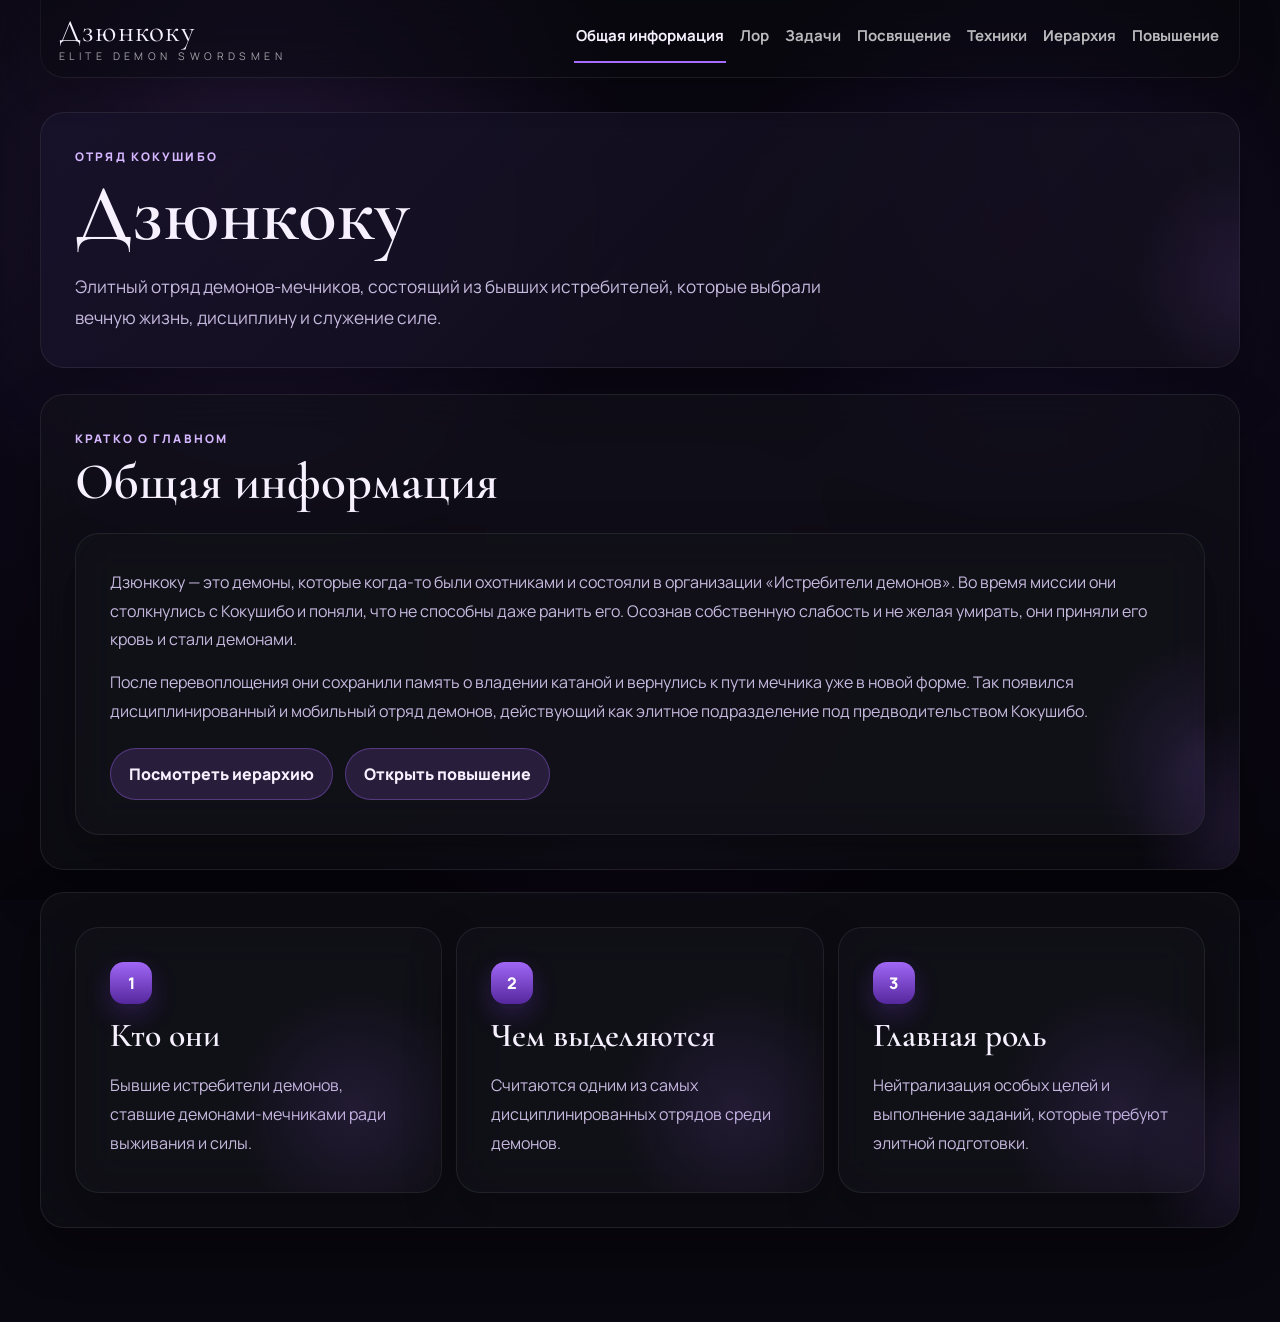
<file: index.html>
<!DOCTYPE html>
<html lang="ru">
<head>
  <meta charset="UTF-8">
  <meta name="viewport" content="width=device-width, initial-scale=1.0">
  <title>Дзюнкоку</title>
  <link rel="preconnect" href="https://fonts.googleapis.com">
  <link rel="preconnect" href="https://fonts.gstatic.com" crossorigin>
  <link href="https://fonts.googleapis.com/css2?family=Cormorant+Garamond:wght@500;600;700&family=Manrope:wght@400;500;700;800&display=swap" rel="stylesheet">
  <link rel="stylesheet" href="styles.css">
</head>
<body data-page="overview">
  <div class="site-shell">
    <header class="topbar">
      <a class="brand" href="index.html" aria-label="Дзюнкоку">
        <span class="brand__title">Дзюнкоку</span>
        <span class="brand__subtitle">ELITE DEMON SWORDSMEN</span>
      </a>
      <nav class="topbar__nav" id="quick-nav" aria-label="Основная навигация"></nav>
    </header>

    <header class="hero">
      <div class="hero__content">
        <p class="eyebrow" id="hero-kicker"></p>
        <h1 id="hero-title"></h1>
        <p class="hero__text" id="hero-text"></p>
      </div>
    </header>

    <main id="app"></main>
  </div>

  <script src="script.js"></script>
</body>
</html>
</file>
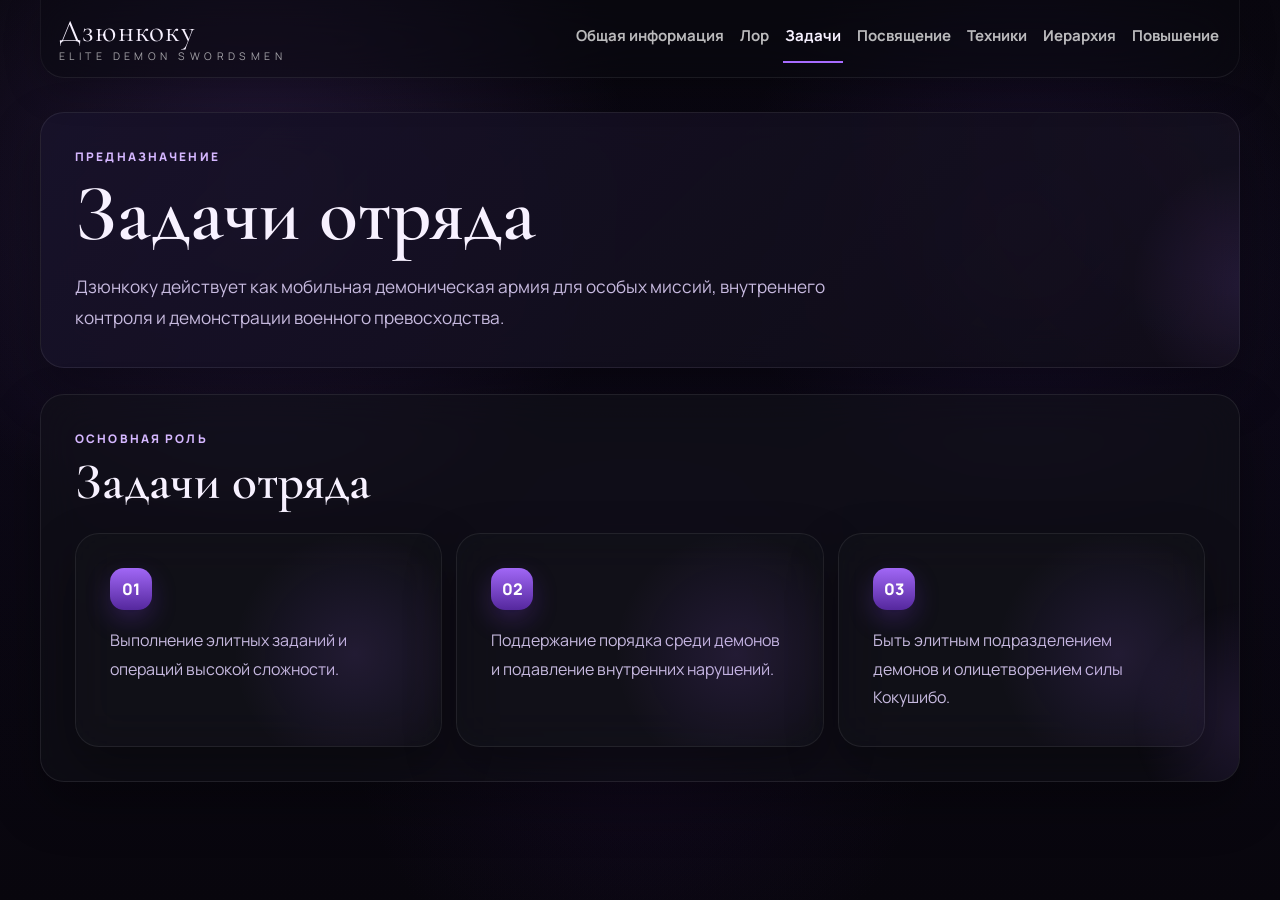
<file: duties.html>
<!DOCTYPE html>
<html lang="ru">
<head>
  <meta charset="UTF-8">
  <meta name="viewport" content="width=device-width, initial-scale=1.0">
  <title>Дзюнкоку | Задачи</title>
  <link rel="preconnect" href="https://fonts.googleapis.com">
  <link rel="preconnect" href="https://fonts.gstatic.com" crossorigin>
  <link href="https://fonts.googleapis.com/css2?family=Cormorant+Garamond:wght@500;600;700&family=Manrope:wght@400;500;700;800&display=swap" rel="stylesheet">
  <link rel="stylesheet" href="styles.css">
</head>
<body data-page="duties">
  <div class="site-shell">
    <header class="topbar">
      <a class="brand" href="index.html" aria-label="Дзюнкоку">
        <span class="brand__title">Дзюнкоку</span>
        <span class="brand__subtitle">ELITE DEMON SWORDSMEN</span>
      </a>
      <nav class="topbar__nav" id="quick-nav" aria-label="Основная навигация"></nav>
    </header>

    <header class="hero">
      <div class="hero__content">
        <p class="eyebrow" id="hero-kicker"></p>
        <h1 id="hero-title"></h1>
        <p class="hero__text" id="hero-text"></p>
      </div>
    </header>

    <main id="app"></main>
  </div>

  <script src="script.js"></script>
</body>
</html>
</file>
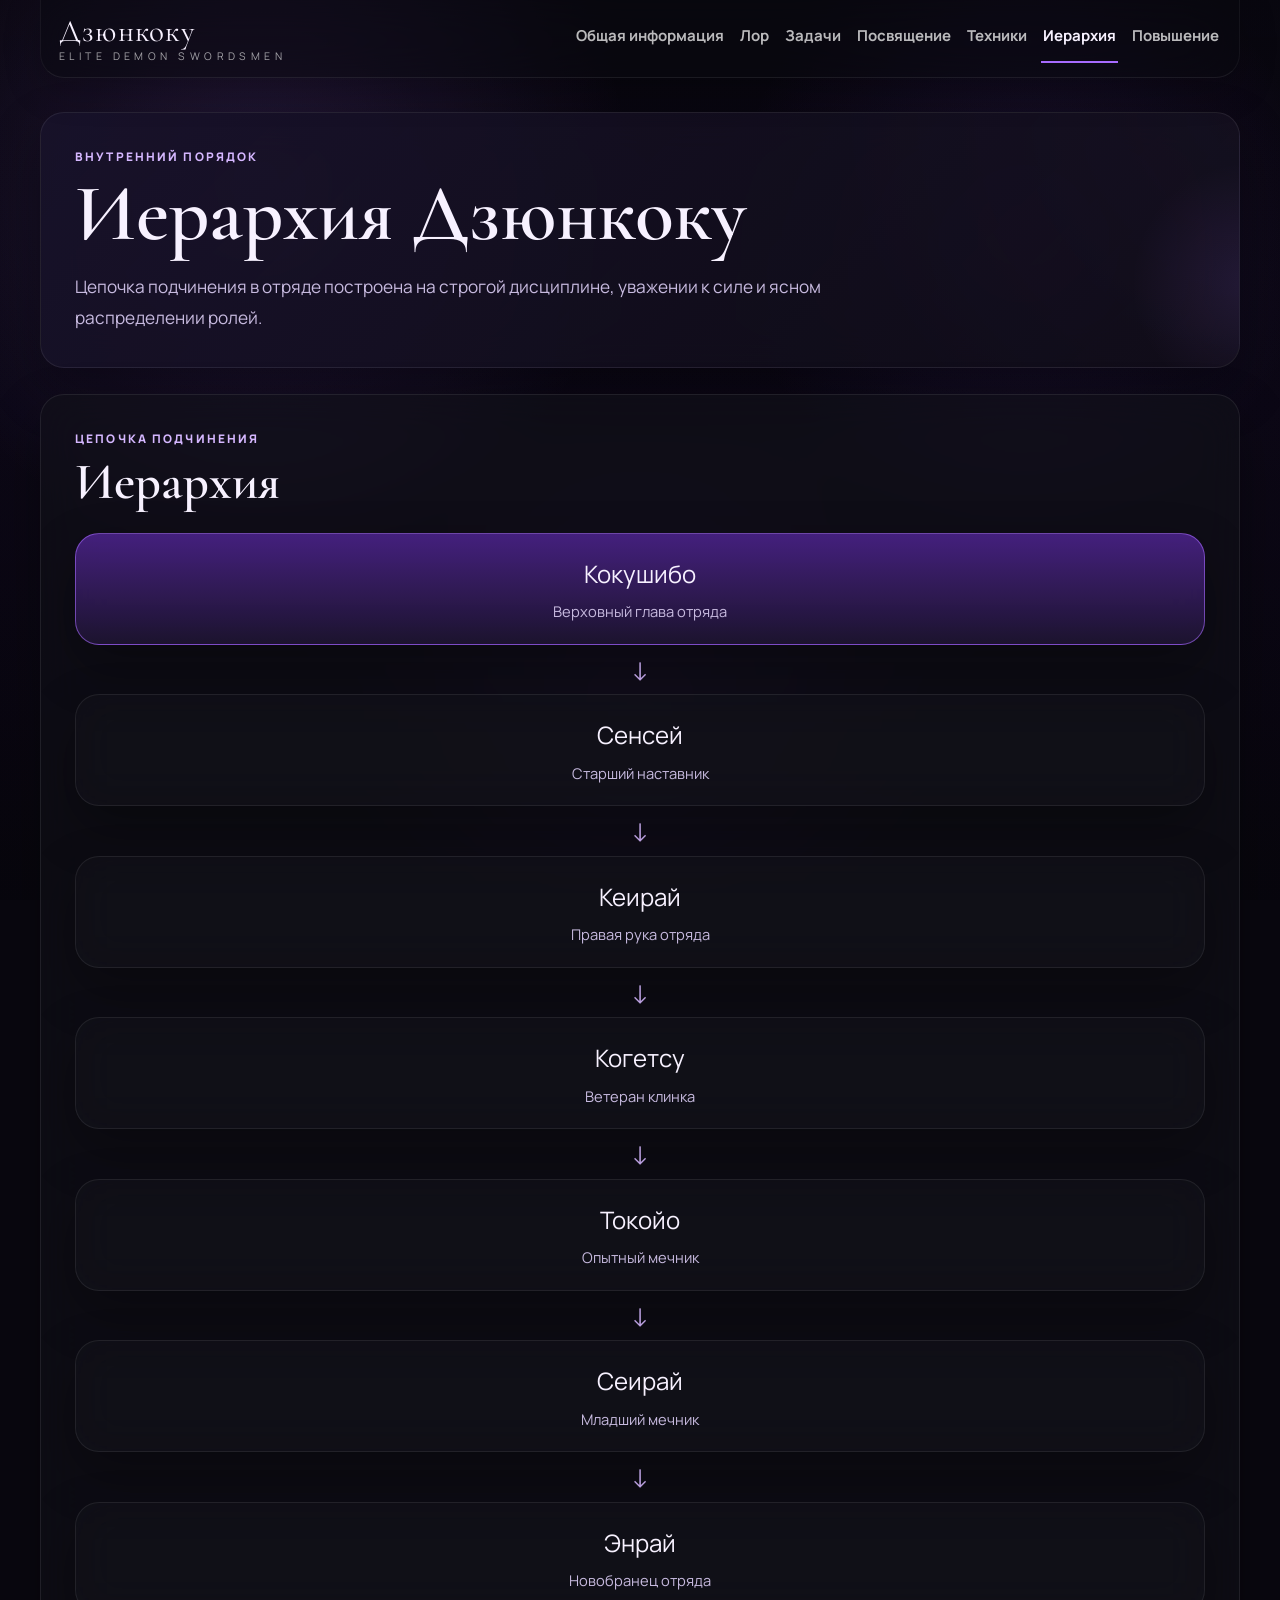
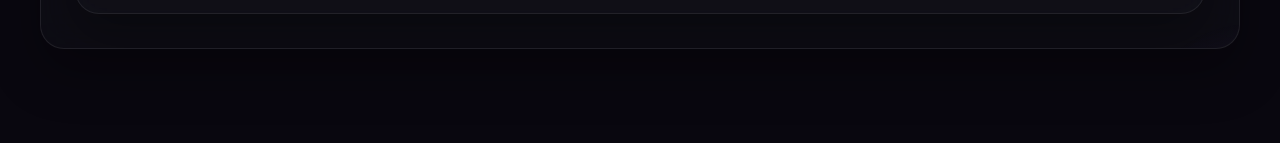
<file: hierarchy.html>
<!DOCTYPE html>
<html lang="ru">
<head>
  <meta charset="UTF-8">
  <meta name="viewport" content="width=device-width, initial-scale=1.0">
  <title>Дзюнкоку | Иерархия</title>
  <link rel="preconnect" href="https://fonts.googleapis.com">
  <link rel="preconnect" href="https://fonts.gstatic.com" crossorigin>
  <link href="https://fonts.googleapis.com/css2?family=Cormorant+Garamond:wght@500;600;700&family=Manrope:wght@400;500;700;800&display=swap" rel="stylesheet">
  <link rel="stylesheet" href="styles.css">
</head>
<body data-page="hierarchy">
  <div class="site-shell">
    <header class="topbar">
      <a class="brand" href="index.html" aria-label="Дзюнкоку">
        <span class="brand__title">Дзюнкоку</span>
        <span class="brand__subtitle">ELITE DEMON SWORDSMEN</span>
      </a>
      <nav class="topbar__nav" id="quick-nav" aria-label="Основная навигация"></nav>
    </header>

    <header class="hero">
      <div class="hero__content">
        <p class="eyebrow" id="hero-kicker"></p>
        <h1 id="hero-title"></h1>
        <p class="hero__text" id="hero-text"></p>
      </div>
    </header>

    <main id="app"></main>
  </div>

  <script src="script.js"></script>
</body>
</html>
</file>
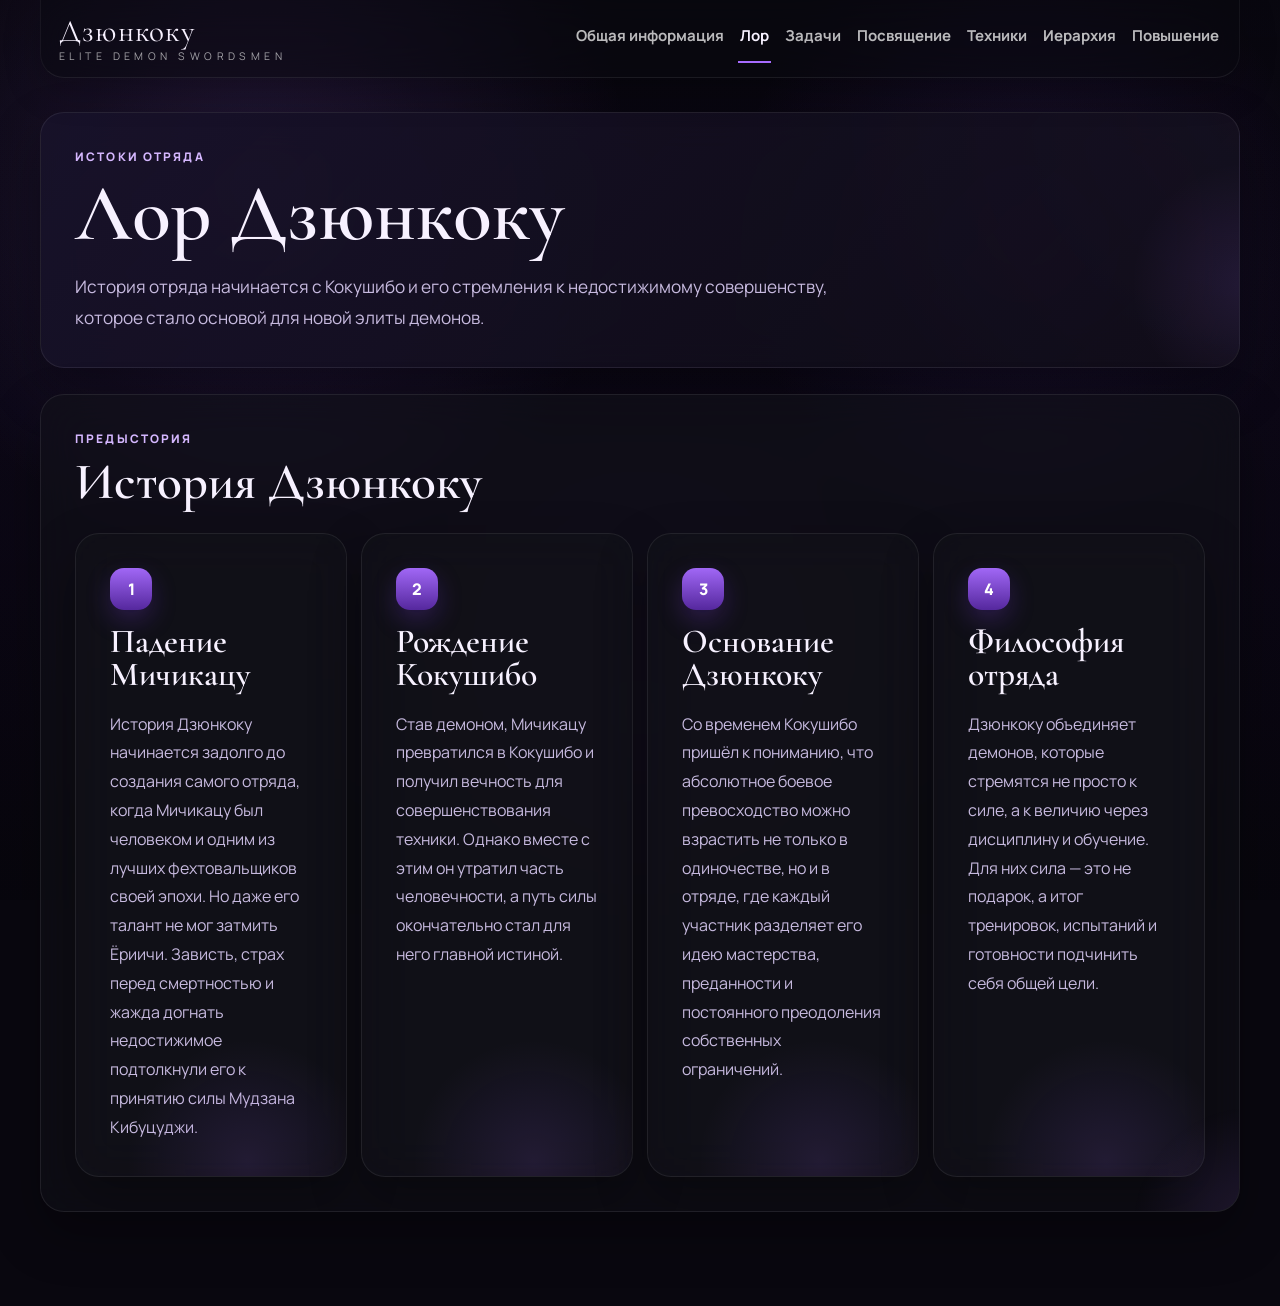
<file: lore.html>
<!DOCTYPE html>
<html lang="ru">
<head>
  <meta charset="UTF-8">
  <meta name="viewport" content="width=device-width, initial-scale=1.0">
  <title>Дзюнкоку | Лор</title>
  <link rel="preconnect" href="https://fonts.googleapis.com">
  <link rel="preconnect" href="https://fonts.gstatic.com" crossorigin>
  <link href="https://fonts.googleapis.com/css2?family=Cormorant+Garamond:wght@500;600;700&family=Manrope:wght@400;500;700;800&display=swap" rel="stylesheet">
  <link rel="stylesheet" href="styles.css">
</head>
<body data-page="lore">
  <div class="site-shell">
    <header class="topbar">
      <a class="brand" href="index.html" aria-label="Дзюнкоку">
        <span class="brand__title">Дзюнкоку</span>
        <span class="brand__subtitle">ELITE DEMON SWORDSMEN</span>
      </a>
      <nav class="topbar__nav" id="quick-nav" aria-label="Основная навигация"></nav>
    </header>

    <header class="hero">
      <div class="hero__content">
        <p class="eyebrow" id="hero-kicker"></p>
        <h1 id="hero-title"></h1>
        <p class="hero__text" id="hero-text"></p>
      </div>
    </header>

    <main id="app"></main>
  </div>

  <script src="script.js"></script>
</body>
</html>
</file>
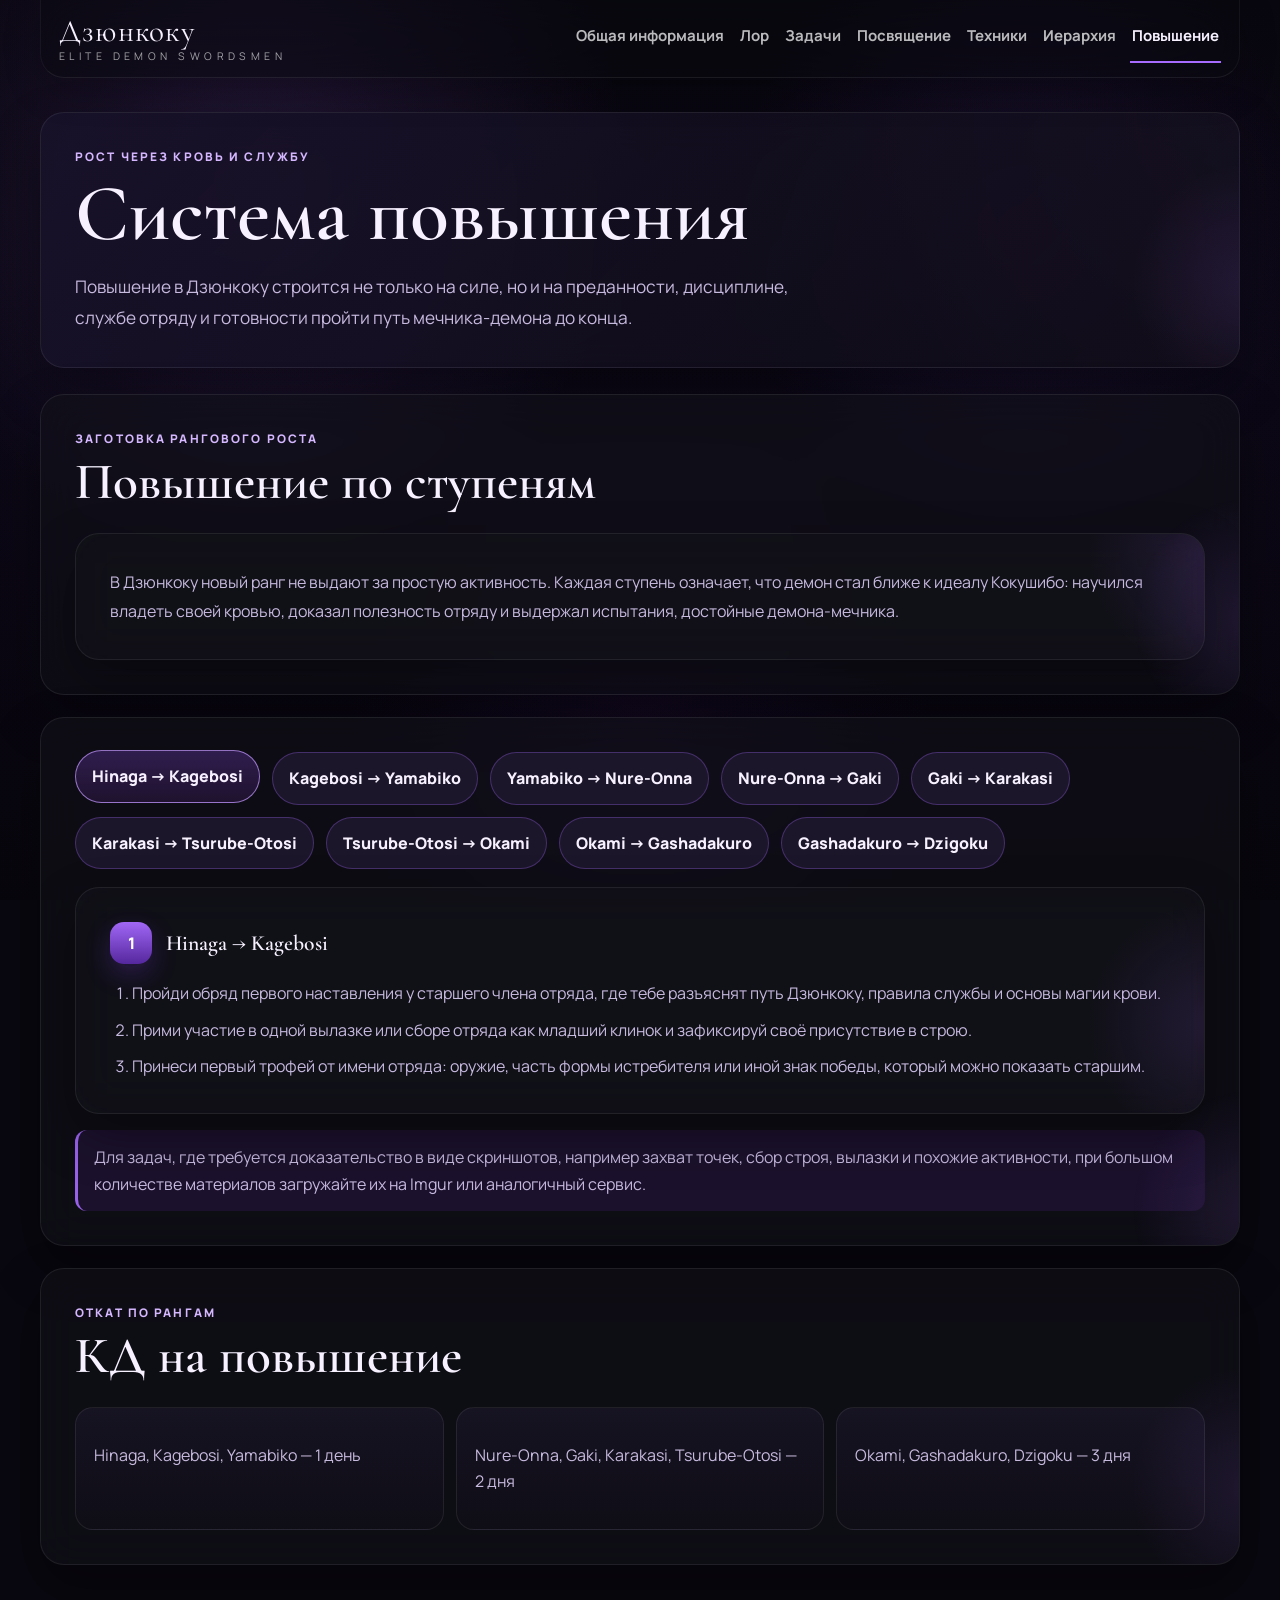
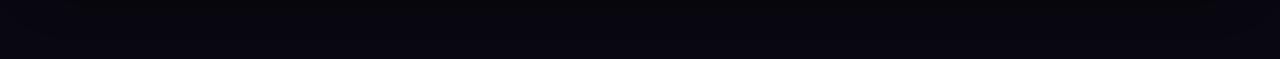
<file: promotion.html>
<!DOCTYPE html>
<html lang="ru">
<head>
  <meta charset="UTF-8">
  <meta name="viewport" content="width=device-width, initial-scale=1.0">
  <title>Дзюнкоку | Повышение</title>
  <link rel="preconnect" href="https://fonts.googleapis.com">
  <link rel="preconnect" href="https://fonts.gstatic.com" crossorigin>
  <link href="https://fonts.googleapis.com/css2?family=Cormorant+Garamond:wght@500;600;700&family=Manrope:wght@400;500;700;800&display=swap" rel="stylesheet">
  <link rel="stylesheet" href="styles.css">
</head>
<body data-page="promotion">
  <div class="site-shell">
    <header class="topbar">
      <a class="brand" href="index.html" aria-label="Дзюнкоку">
        <span class="brand__title">Дзюнкоку</span>
        <span class="brand__subtitle">ELITE DEMON SWORDSMEN</span>
      </a>
      <nav class="topbar__nav" id="quick-nav" aria-label="Основная навигация"></nav>
    </header>

    <header class="hero">
      <div class="hero__content">
        <p class="eyebrow" id="hero-kicker"></p>
        <h1 id="hero-title"></h1>
        <p class="hero__text" id="hero-text"></p>
      </div>
    </header>

    <main id="app"></main>
  </div>

  <script src="script.js"></script>
</body>
</html>
</file>
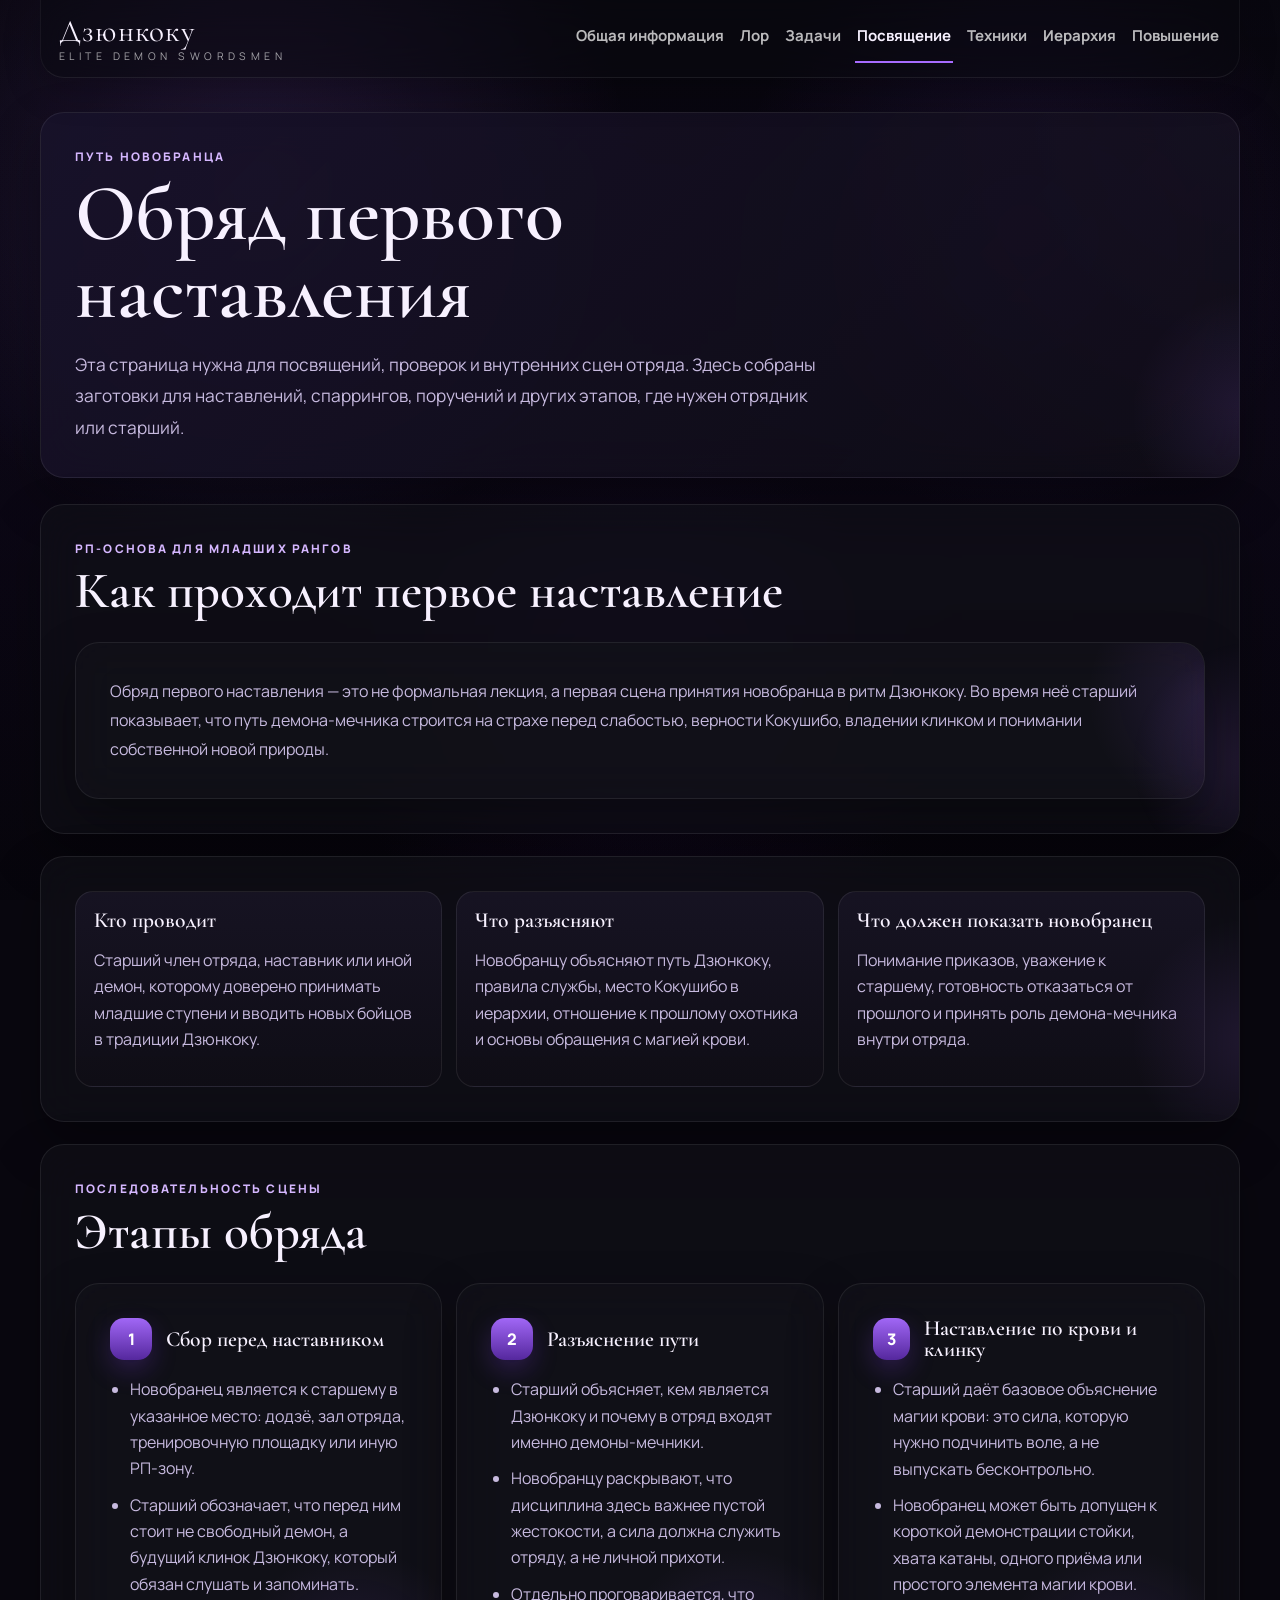
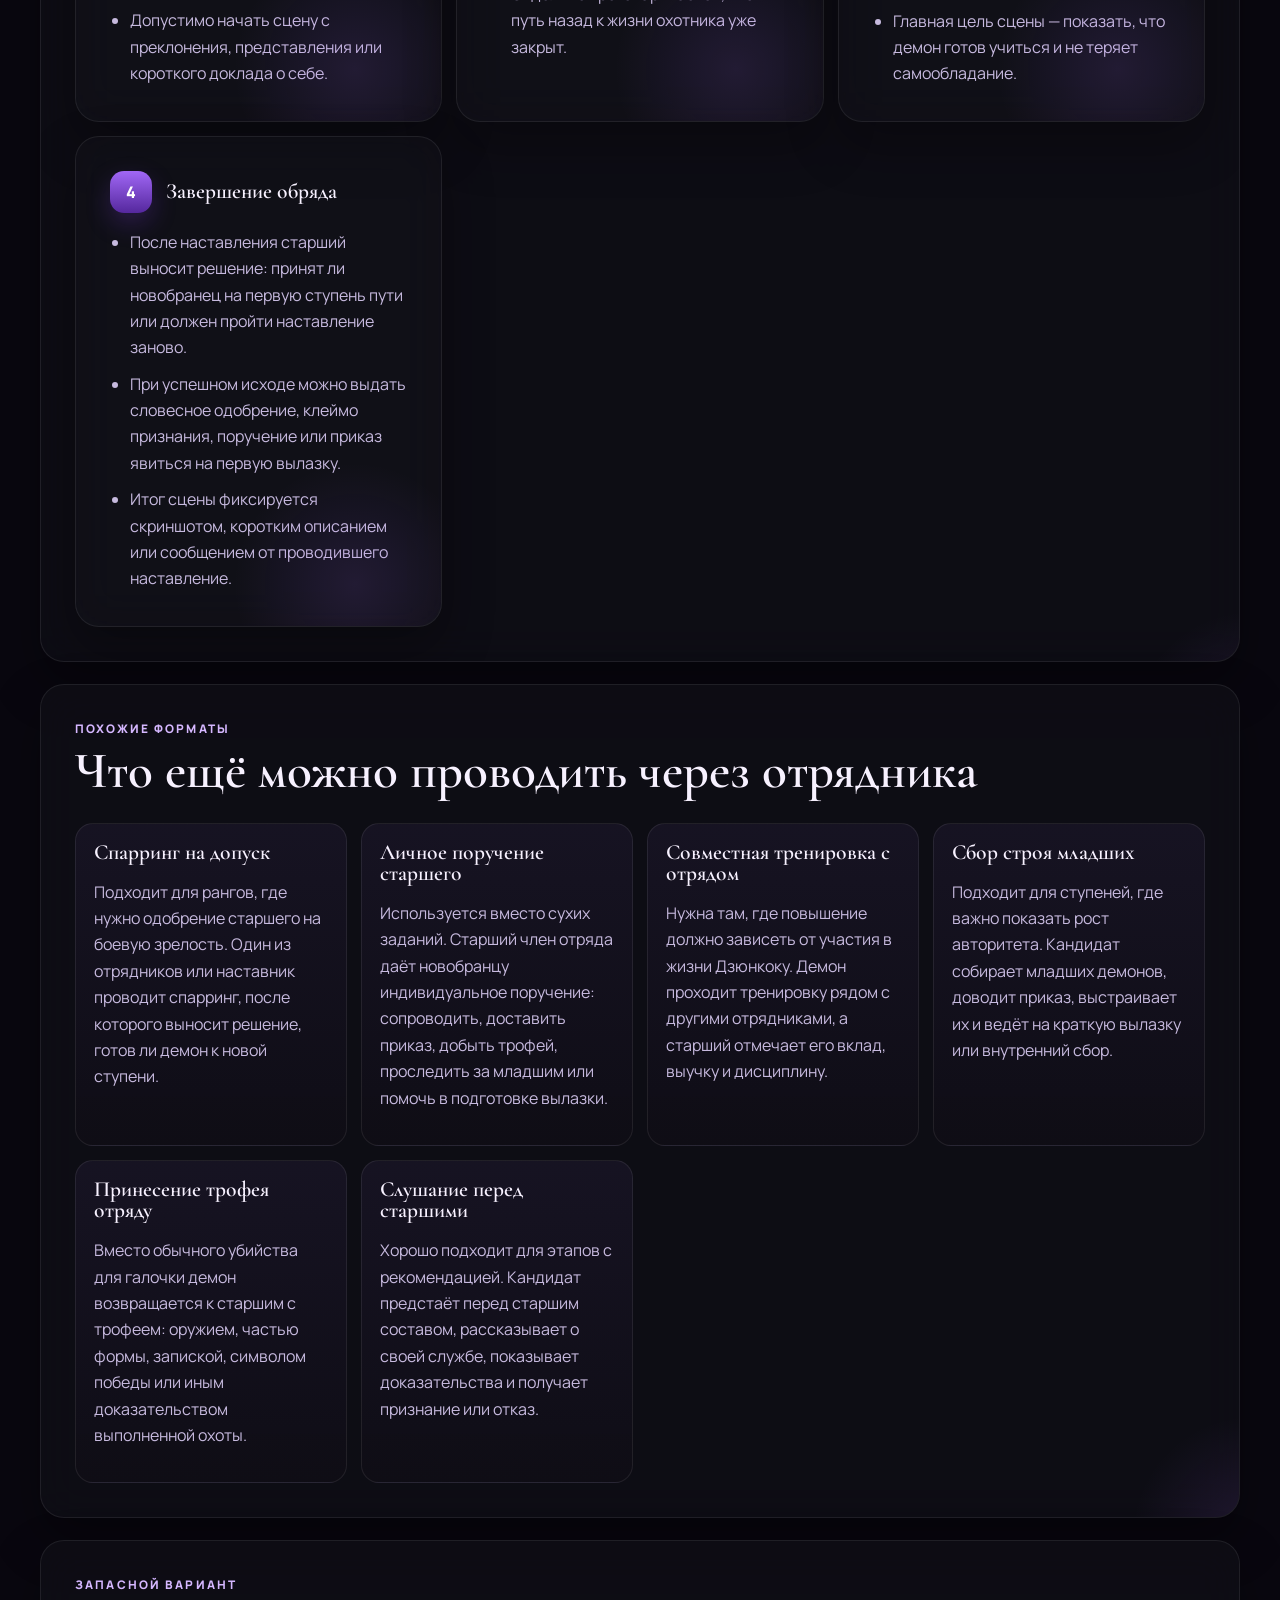
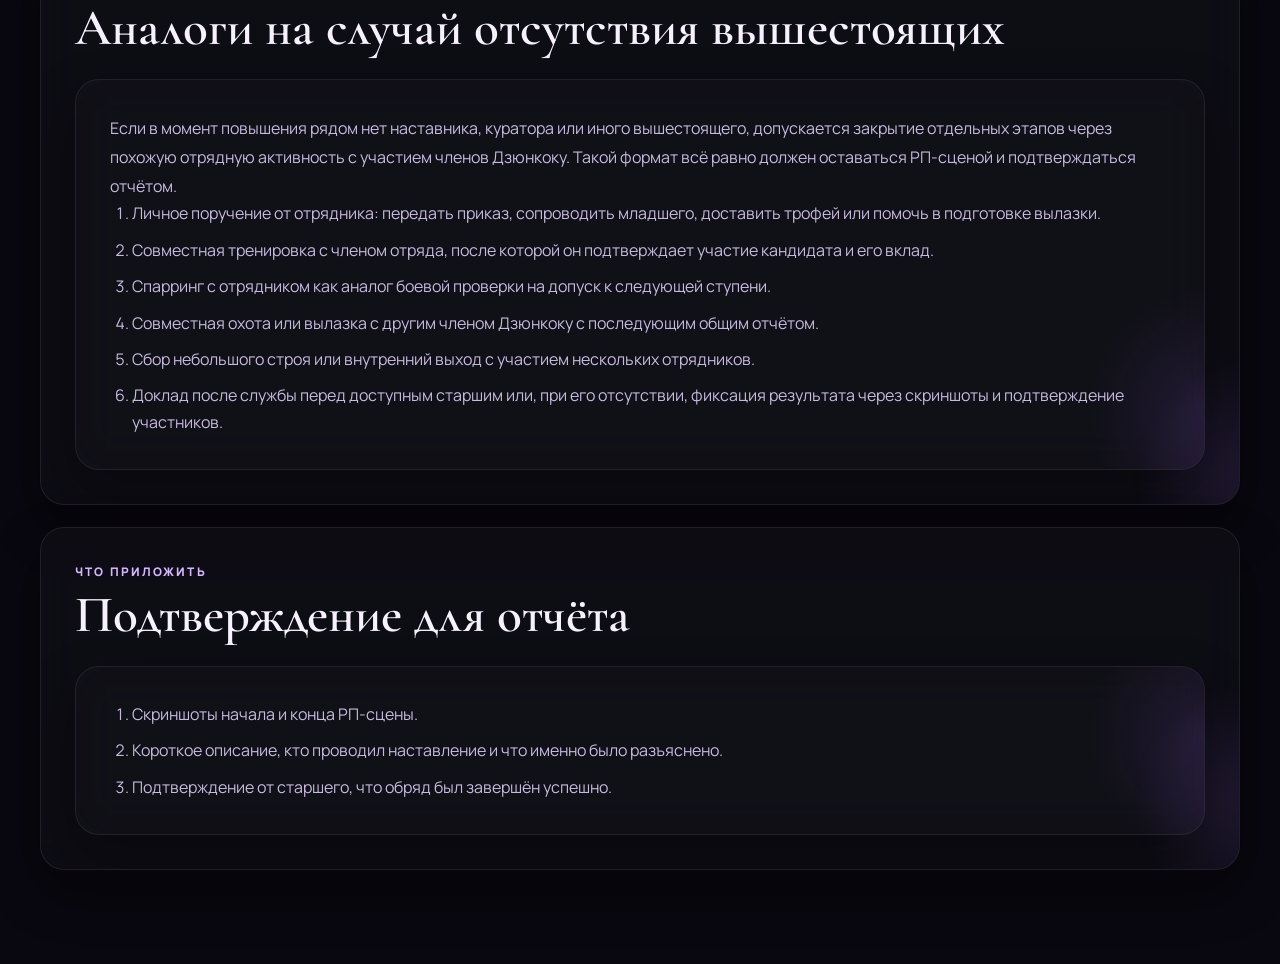
<file: rites.html>
<!DOCTYPE html>
<html lang="ru">
<head>
  <meta charset="UTF-8">
  <meta name="viewport" content="width=device-width, initial-scale=1.0">
  <title>Дзюнкоку | Посвящение</title>
  <link rel="preconnect" href="https://fonts.googleapis.com">
  <link rel="preconnect" href="https://fonts.gstatic.com" crossorigin>
  <link href="https://fonts.googleapis.com/css2?family=Cormorant+Garamond:wght@500;600;700&family=Manrope:wght@400;500;700;800&display=swap" rel="stylesheet">
  <link rel="stylesheet" href="styles.css">
</head>
<body data-page="rites">
  <div class="site-shell">
    <header class="topbar">
      <a class="brand" href="index.html" aria-label="Дзюнкоку">
        <span class="brand__title">Дзюнкоку</span>
        <span class="brand__subtitle">ELITE DEMON SWORDSMEN</span>
      </a>
      <nav class="topbar__nav" id="quick-nav" aria-label="Основная навигация"></nav>
    </header>

    <header class="hero">
      <div class="hero__content">
        <p class="eyebrow" id="hero-kicker"></p>
        <h1 id="hero-title"></h1>
        <p class="hero__text" id="hero-text"></p>
      </div>
    </header>

    <main id="app"></main>
  </div>

  <script src="script.js"></script>
</body>
</html>
</file>
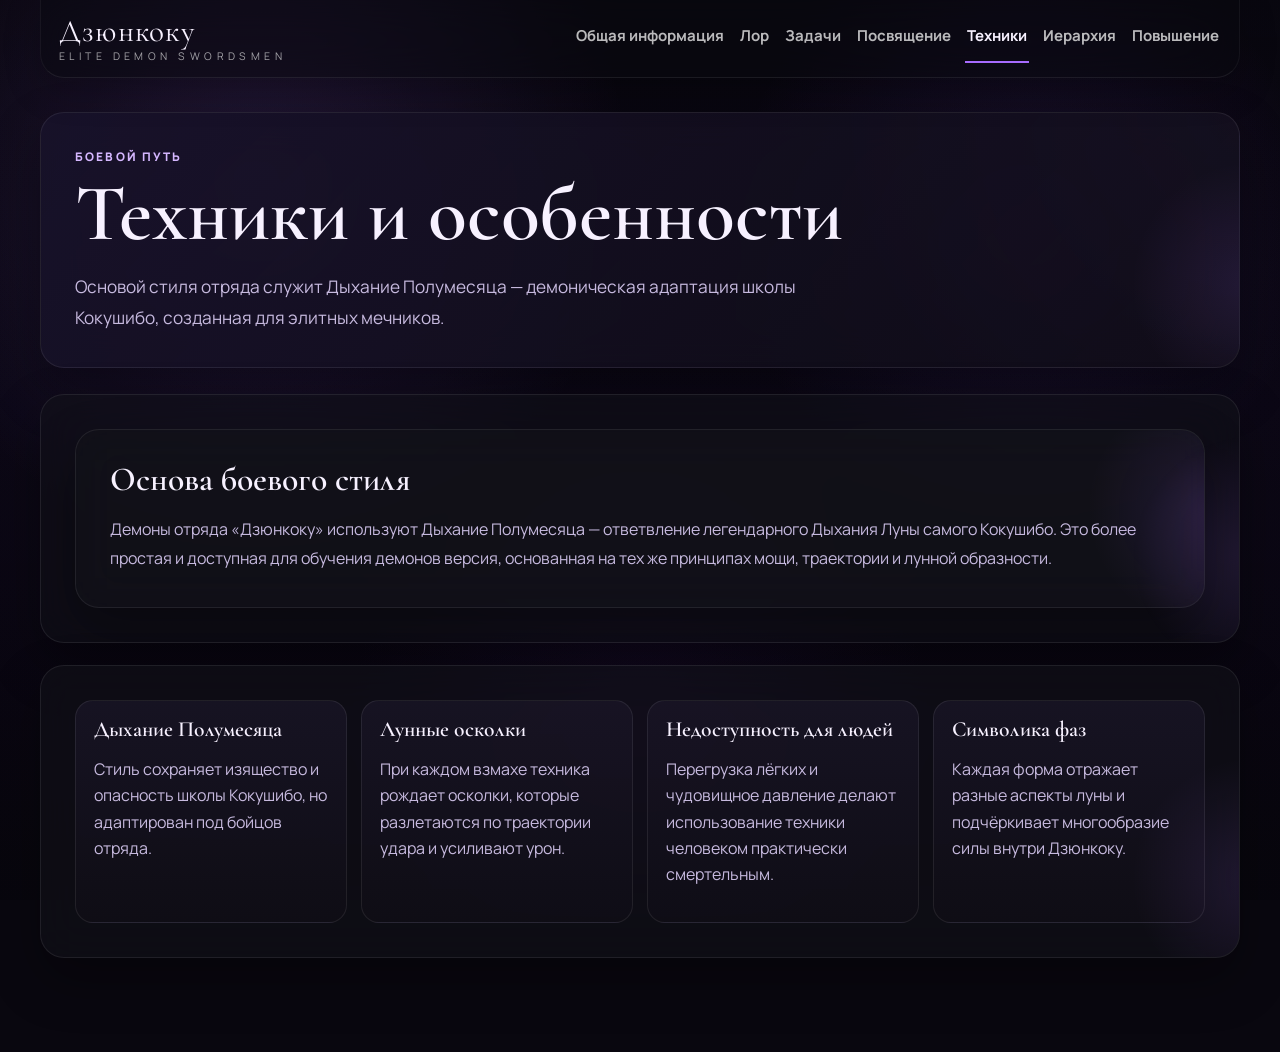
<file: techniques.html>
<!DOCTYPE html>
<html lang="ru">
<head>
  <meta charset="UTF-8">
  <meta name="viewport" content="width=device-width, initial-scale=1.0">
  <title>Дзюнкоку | Техники</title>
  <link rel="preconnect" href="https://fonts.googleapis.com">
  <link rel="preconnect" href="https://fonts.gstatic.com" crossorigin>
  <link href="https://fonts.googleapis.com/css2?family=Cormorant+Garamond:wght@500;600;700&family=Manrope:wght@400;500;700;800&display=swap" rel="stylesheet">
  <link rel="stylesheet" href="styles.css">
</head>
<body data-page="techniques">
  <div class="site-shell">
    <header class="topbar">
      <a class="brand" href="index.html" aria-label="Дзюнкоку">
        <span class="brand__title">Дзюнкоку</span>
        <span class="brand__subtitle">ELITE DEMON SWORDSMEN</span>
      </a>
      <nav class="topbar__nav" id="quick-nav" aria-label="Основная навигация"></nav>
    </header>

    <header class="hero">
      <div class="hero__content">
        <p class="eyebrow" id="hero-kicker"></p>
        <h1 id="hero-title"></h1>
        <p class="hero__text" id="hero-text"></p>
      </div>
    </header>

    <main id="app"></main>
  </div>

  <script src="script.js"></script>
</body>
</html>
</file>
<file: styles.css>
:root {
  --bg: #09070f;
  --bg-soft: rgba(18, 14, 30, 0.9);
  --panel: rgba(18, 18, 26, 0.56);
  --panel-2: rgba(28, 24, 42, 0.74);
  --line: rgba(171, 112, 255, 0.28);
  --line-soft: rgba(255, 255, 255, 0.08);
  --text: #f7f1ff;
  --muted: #c7badf;
  --accent: #a76bff;
  --accent-bright: #d5b7ff;
  --accent-soft: rgba(167, 107, 255, 0.16);
  --shadow: 0 22px 52px rgba(0, 0, 0, 0.32);
  --radius-lg: 28px;
  --radius-md: 20px;
  --radius-sm: 14px;
  --content-width: 1200px;
}

* {
  box-sizing: border-box;
}

html {
  scroll-behavior: smooth;
}

body {
  margin: 0;
  min-height: 100vh;
  font-family: "Manrope", sans-serif;
  color: var(--text);
  background: var(--bg);
  line-height: 1.65;
  overflow-x: hidden;
  position: relative;
}

body::before {
  content: "";
  position: fixed;
  inset: 0;
  z-index: -3;
  background:
    radial-gradient(circle at 20% 20%, rgba(167, 107, 255, 0.18), transparent 30%),
    radial-gradient(circle at 80% 25%, rgba(118, 70, 209, 0.16), transparent 24%),
    radial-gradient(circle at 50% 80%, rgba(52, 20, 92, 0.22), transparent 30%),
    linear-gradient(180deg, #09070f 0%, #0d0918 45%, #08060d 100%);
  pointer-events: none;
}

body::after {
  content: "";
  position: fixed;
  inset: 0;
  z-index: -2;
  background:
    linear-gradient(rgba(8, 6, 14, 0.7), rgba(8, 6, 14, 0.85)),
    url("https://images.unsplash.com/photo-1502134249126-9f3755a50d78?auto=format&fit=crop&w=1600&q=80") center/cover no-repeat;
  opacity: 0.18;
  pointer-events: none;
}

.site-shell {
  width: min(calc(100% - 32px), var(--content-width));
  margin: 0 auto;
  padding: 0 0 72px;
}

.topbar {
  position: sticky;
  top: 0;
  z-index: 20;
  display: flex;
  align-items: center;
  justify-content: space-between;
  gap: 20px;
  min-height: 78px;
  padding: 0 18px;
  border-bottom: 1px solid rgba(255, 255, 255, 0.08);
  border-left: 1px solid rgba(255, 255, 255, 0.05);
  border-right: 1px solid rgba(255, 255, 255, 0.05);
  border-bottom-left-radius: 24px;
  border-bottom-right-radius: 24px;
  background: rgba(10, 10, 16, 0.48);
  box-shadow: 0 12px 36px rgba(0, 0, 0, 0.22);
  backdrop-filter: blur(26px);
}

.brand {
  display: inline-flex;
  flex-direction: column;
  text-decoration: none;
  color: var(--text);
  line-height: 1;
  flex-shrink: 0;
}

.brand__title,
h1,
h2,
h3,
h4 {
  font-family: "Cormorant Garamond", serif;
}

.brand__title {
  font-size: 1.95rem;
  letter-spacing: 0.04em;
}

.brand__subtitle {
  margin-top: 4px;
  color: rgba(255, 255, 255, 0.62);
  font-size: 0.66rem;
  letter-spacing: 0.42em;
}

.topbar__nav,
.stats-grid,
.cards-grid,
.simple-grid,
.steps-grid,
.pill-row,
.promotion-tabs {
  display: flex;
  flex-wrap: wrap;
  gap: 12px;
}

.topbar-link,
.tab-button,
.pill {
  color: var(--text);
  text-decoration: none;
  transition: transform 0.22s ease, border-color 0.22s ease, background 0.22s ease;
}

.topbar-link {
  position: relative;
  padding: 10px 2px 12px;
  border-bottom: 2px solid transparent;
  color: rgba(255, 255, 255, 0.72);
  font-size: 0.94rem;
  font-weight: 700;
}

.topbar-link:hover,
.topbar-link.is-active {
  color: var(--text);
  border-bottom-color: var(--accent);
}

.hero,
.panel,
.info-card,
.step-card,
.rank-card,
.spotlight-card {
  position: relative;
  overflow: hidden;
  border: 1px solid rgba(255, 255, 255, 0.08);
  border-radius: 24px;
  background: var(--panel);
  box-shadow: var(--shadow);
  backdrop-filter: blur(20px);
}

.hero {
  margin: 34px 0 26px;
  background:
    linear-gradient(135deg, rgba(24, 18, 42, 0.92), rgba(14, 12, 20, 0.84)),
    radial-gradient(circle at top right, rgba(167, 107, 255, 0.2), transparent 34%);
}

.hero::after,
.panel::after,
.info-card::after,
.step-card::after,
.spotlight-card::after {
  content: "";
  position: absolute;
  inset: auto -12% -18% auto;
  width: 260px;
  height: 260px;
  background: radial-gradient(circle, rgba(167, 107, 255, 0.12), transparent 66%);
  pointer-events: none;
}

.hero__content,
.panel,
.info-card,
.step-card,
.spotlight-card {
  padding: 34px;
}

.eyebrow,
.section-kicker {
  margin: 0 0 8px;
  color: var(--accent-bright);
  text-transform: uppercase;
  letter-spacing: 0.18em;
  font-size: 0.74rem;
  font-weight: 800;
}

h1,
h2,
h3,
h4 {
  margin: 0;
  line-height: 0.98;
  font-weight: 600;
}

h1 {
  max-width: 800px;
  font-size: clamp(3rem, 7vw, 5rem);
}

h2 {
  font-size: clamp(2.1rem, 4vw, 3.5rem);
}

h3 {
  margin-bottom: 18px;
  font-size: clamp(1.55rem, 3vw, 2.1rem);
}

h4 {
  margin-bottom: 12px;
  font-size: 1.35rem;
}

.hero__text,
.page-copy,
.section-copy,
.inline-note,
.rank-card__meta,
.simple-card p,
.step-card li,
.info-card li {
  color: var(--muted);
}

.hero__text {
  max-width: 760px;
  margin: 18px 0 0;
  font-size: 1.08rem;
  line-height: 1.8;
}

.panel {
  margin-bottom: 22px;
}

.section-heading {
  display: flex;
  justify-content: space-between;
  gap: 16px;
  align-items: flex-end;
  margin-bottom: 26px;
}

.section-copy,
.page-copy {
  margin: 0;
  line-height: 1.8;
}

.page-copy + .page-copy {
  margin-top: 14px;
}

.stats-grid,
.cards-grid,
.simple-grid,
.steps-grid {
  display: grid;
  gap: 14px;
}

.stats-grid {
  grid-template-columns: repeat(auto-fit, minmax(220px, 1fr));
}

.cards-grid {
  grid-template-columns: repeat(auto-fit, minmax(250px, 1fr));
}

.simple-grid {
  grid-template-columns: repeat(auto-fit, minmax(220px, 1fr));
}

.steps-grid {
  grid-template-columns: repeat(auto-fit, minmax(320px, 1fr));
}

.spotlight-card {
  min-height: 100%;
}

.number-badge,
.index-badge {
  display: inline-flex;
  align-items: center;
  justify-content: center;
  width: 42px;
  height: 42px;
  border-radius: 14px;
  background: linear-gradient(180deg, rgba(167, 107, 255, 0.96), rgba(93, 43, 173, 0.9));
  color: white;
  font-weight: 800;
  box-shadow: 0 10px 24px rgba(107, 52, 190, 0.3);
}

.number-badge {
  margin-bottom: 16px;
}

.pill {
  display: inline-flex;
  align-items: center;
  justify-content: center;
  min-height: 36px;
  padding: 8px 14px;
  border-radius: 999px;
  background: rgba(167, 107, 255, 0.14);
  border: 1px solid rgba(167, 107, 255, 0.28);
  font-size: 0.84rem;
  font-weight: 800;
}

.inline-note {
  margin-top: 16px;
  padding: 14px 16px;
  border-left: 3px solid rgba(167, 107, 255, 0.9);
  border-radius: 12px;
  background: rgba(64, 31, 110, 0.28);
}

.rank-stack {
  display: grid;
  gap: 12px;
}

.rank-card {
  padding: 20px 22px;
  text-align: center;
}

.rank-card--accent {
  border-color: rgba(167, 107, 255, 0.58);
  background: linear-gradient(180deg, rgba(76, 35, 140, 0.88), rgba(29, 20, 48, 0.96));
}

.rank-card__name {
  display: block;
  font-size: 1.5rem;
}

.rank-card__meta {
  display: block;
  margin-top: 6px;
  font-size: 0.92rem;
}

.arrow-down {
  text-align: center;
  color: var(--accent-bright);
  font-size: 1.6rem;
  line-height: 1;
}

.ordered-list {
  margin: 0;
  padding-left: 22px;
}

.ordered-list li + li {
  margin-top: 10px;
}

.promotion-tabs {
  margin-bottom: 18px;
}

.tab-button {
  border: 1px solid rgba(167, 107, 255, 0.3);
  background: rgba(31, 24, 46, 0.9);
  border-radius: 999px;
  padding: 12px 16px;
  font: inherit;
  font-weight: 800;
  cursor: pointer;
}

.tab-button:hover,
.tab-button.is-active {
  transform: translateY(-2px);
  border-color: rgba(197, 155, 255, 0.7);
  background: linear-gradient(180deg, rgba(138, 76, 230, 0.28), rgba(32, 19, 48, 0.96));
}

.promotion-pane {
  display: none;
}

.promotion-pane.is-active {
  display: block;
}

.step-card__title {
  display: flex;
  align-items: center;
  gap: 14px;
  margin-bottom: 16px;
}

.step-card__title h4 {
  margin: 0;
}

.step-card ul {
  margin: 0;
  padding-left: 20px;
}

.step-card li + li {
  margin-top: 10px;
}

.cooldown-grid {
  display: grid;
  gap: 12px;
  grid-template-columns: repeat(auto-fit, minmax(240px, 1fr));
  margin-top: 18px;
}

.simple-card {
  padding: 18px;
  border-radius: 18px;
  border: 1px solid rgba(255, 255, 255, 0.08);
  background: linear-gradient(180deg, rgba(26, 22, 38, 0.82), rgba(16, 14, 22, 0.86));
}

.hero-actions {
  display: flex;
  flex-wrap: wrap;
  gap: 12px;
  margin-top: 22px;
}

.hero-button {
  display: inline-flex;
  align-items: center;
  justify-content: center;
  padding: 12px 18px;
  border-radius: 999px;
  border: 1px solid rgba(167, 107, 255, 0.36);
  background: rgba(167, 107, 255, 0.16);
  color: var(--text);
  text-decoration: none;
  font-weight: 800;
}

@media (max-width: 720px) {
  .site-shell {
    width: min(calc(100% - 20px), var(--content-width));
  }

  .topbar {
    position: static;
    align-items: flex-start;
    flex-direction: column;
    padding: 16px 18px;
  }

  .topbar__nav,
  .promotion-tabs {
    width: 100%;
  }

  .hero,
  .panel,
  .info-card,
  .step-card,
  .spotlight-card {
    padding: 22px;
  }

  .section-heading {
    align-items: flex-start;
    flex-direction: column;
  }

  .topbar-link,
  .tab-button,
  .hero-button {
    width: 100%;
    text-align: center;
  }
}
</file>
